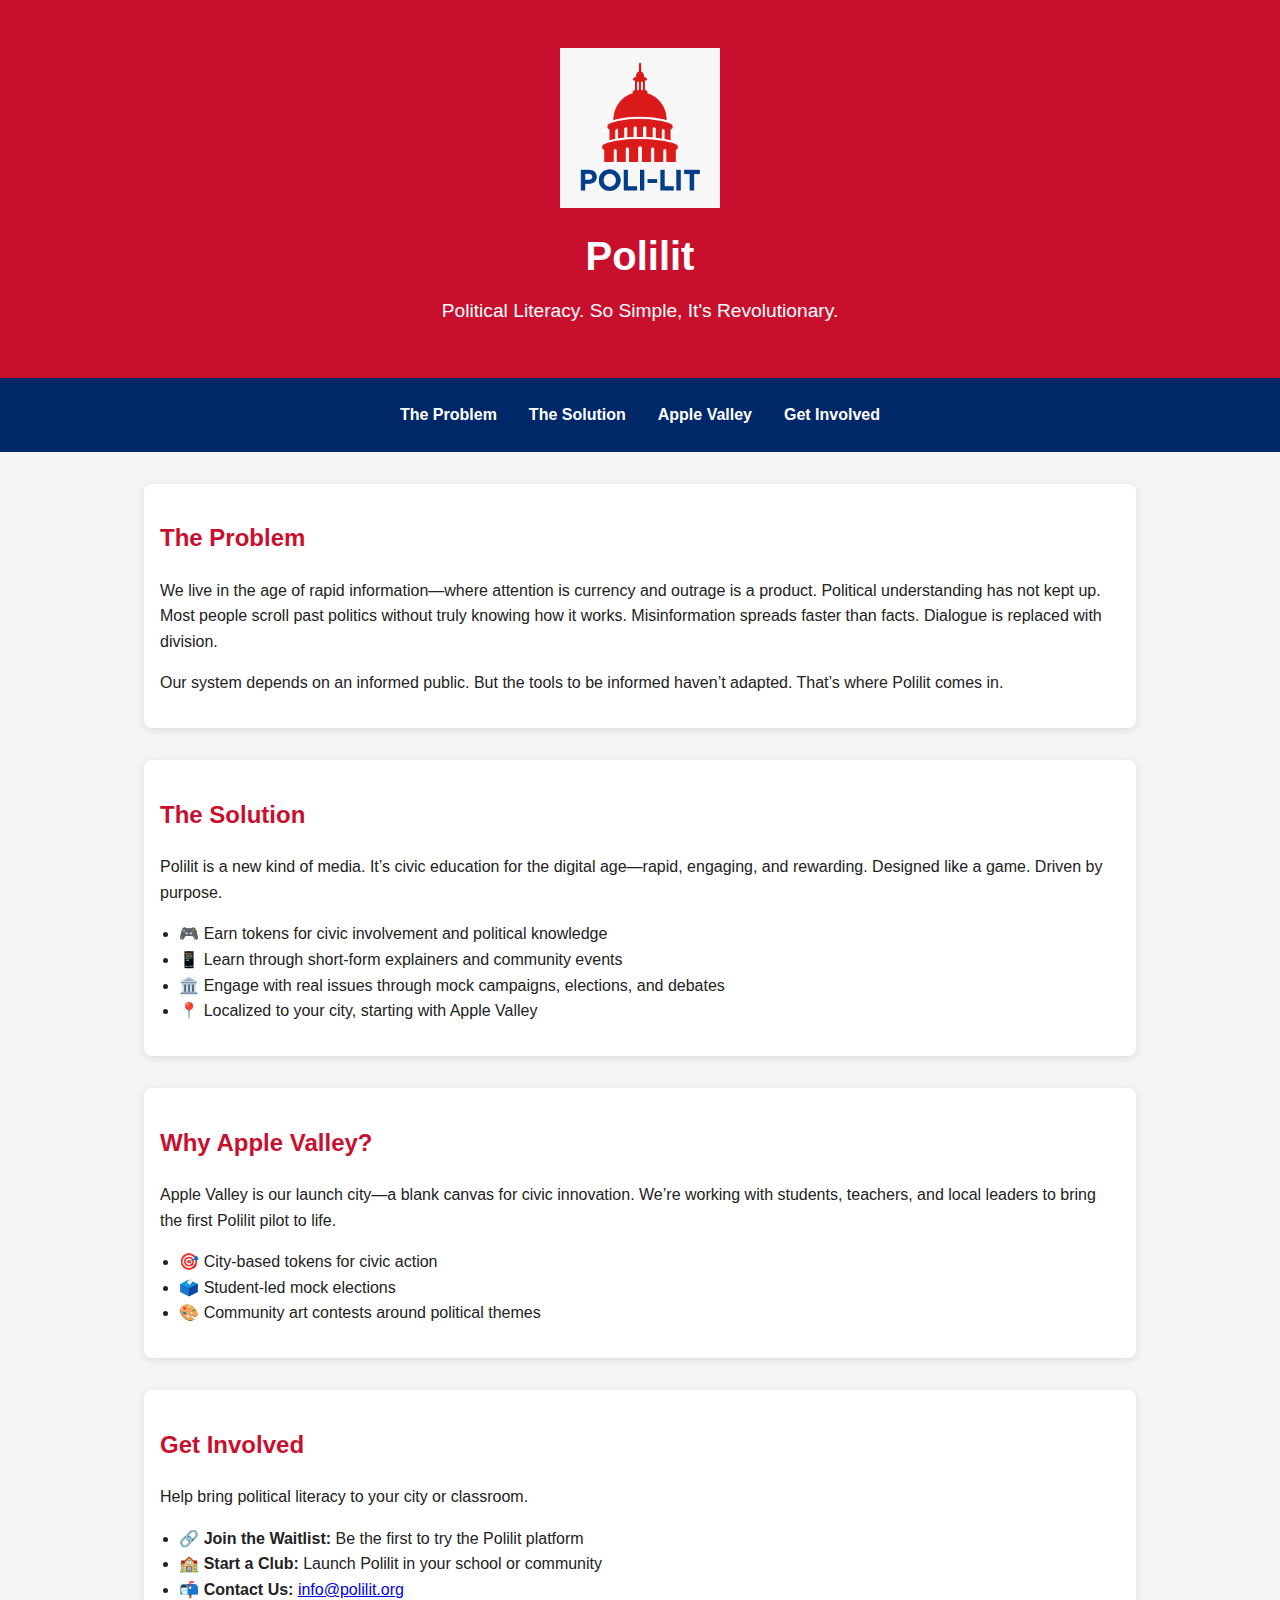
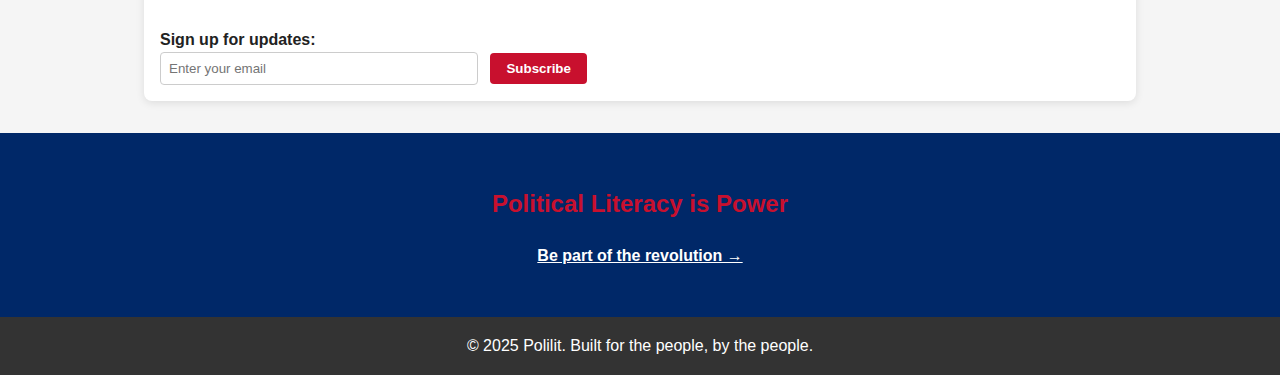
<file: index.html>
<!DOCTYPE html>
<html lang="en">
<head>
  <meta charset="UTF-8" />
  <meta name="viewport" content="width=device-width, initial-scale=1.0" />
  <title>Polilit – Political Literacy for the Future</title>
  <!-- Multi-size favicons -->
  <link rel="icon" href="favicon.ico" type="image/x-icon">
  <link rel="icon" href="favicon-16.png" sizes="16x16" type="image/png">
  <link rel="icon" href="favicon-32.png" sizes="32x32" type="image/png">
  <link rel="icon" href="favicon-48.png" sizes="48x48" type="image/png">
  <link rel="icon" href="favicon-64.png" sizes="64x64" type="image/png">
  <link rel="icon" href="favicon-128.png" sizes="128x128" type="image/png">
  <link rel="icon" href="favicon-256.png" sizes="256x256" type="image/png">
  <style>
    body {
      margin: 0;
      font-family: Arial, sans-serif;
      line-height: 1.6;
      background-color: #f5f5f5;
      color: #222;
    }
    header {
      background-color: #c8102e;
      color: white;
      padding: 2rem;
      text-align: center;
    }
    header h1 {
      margin: 0;
      font-size: 2.5rem;
    }
    header p {
      font-size: 1.2rem;
      margin-top: 0.5rem;
    }
    nav {
      background-color: #002868;
      display: flex;
      justify-content: center;
      padding: 1rem;
      flex-wrap: wrap;
    }
    nav a {
      color: white;
      text-decoration: none;
      margin: 0.5rem 1rem;
      font-weight: bold;
    }
    section {
      max-width: 960px;
      margin: 2rem auto;
      padding: 1rem;
      background-color: white;
      border-radius: 8px;
      box-shadow: 0 2px 8px rgba(0, 0, 0, 0.1);
    }
    h2 {
      color: #c8102e;
    }
    ul {
      padding-left: 1.2rem;
    }
    .cta {
      background-color: #002868;
      color: white;
      padding: 2rem;
      text-align: center;
      margin-top: 2rem;
    }
    .cta a {
      color: white;
      text-decoration: underline;
      font-weight: bold;
    }
    footer {
      text-align: center;
      padding: 1rem;
      background-color: #333;
      color: white;
    }
    form {
      margin-top: 1.5rem;
    }
    input[type="email"] {
      padding: 0.5rem;
      width: 60%;
      max-width: 300px;
      margin-right: 0.5rem;
      border-radius: 4px;
      border: 1px solid #ccc;
    }
    button {
      padding: 0.5rem 1rem;
      border: none;
      background-color: #c8102e;
      color: white;
      font-weight: bold;
      border-radius: 4px;
      cursor: pointer;
    }
    .logo {
      display: block;
      max-width: 160px;
      margin: 1rem auto;
    }
    @media (max-width: 600px) {
      header h1 {
        font-size: 1.8rem;
      }
      nav {
        flex-direction: column;
      }
    }
  </style>
</head>
<body>
  <header>
    <img src="logo.png" alt="Polilit Logo" class="logo">
    <h1>Polilit</h1>
    <p>Political Literacy. So Simple, It's Revolutionary.</p>
  </header>

  <nav>
    <a href="#problem">The Problem</a>
    <a href="#solution">The Solution</a>
    <a href="#applevalley">Apple Valley</a>
    <a href="#getinvolved">Get Involved</a>
  </nav>

  <section id="problem">
    <h2>The Problem</h2>
    <p>
      We live in the age of rapid information—where attention is currency and outrage is a product.
      Political understanding has not kept up. Most people scroll past politics without truly knowing how it works.
      Misinformation spreads faster than facts. Dialogue is replaced with division.
    </p>
    <p>
      Our system depends on an informed public. But the tools to be informed haven’t adapted.
      That’s where Polilit comes in.
    </p>
  </section>

  <section id="solution">
    <h2>The Solution</h2>
    <p>
      Polilit is a new kind of media. It’s civic education for the digital age—rapid, engaging, and rewarding.
      Designed like a game. Driven by purpose.
    </p>
    <ul>
      <li>🎮 Earn tokens for civic involvement and political knowledge</li>
      <li>📱 Learn through short-form explainers and community events</li>
      <li>🏛️ Engage with real issues through mock campaigns, elections, and debates</li>
      <li>📍 Localized to your city, starting with Apple Valley</li>
    </ul>
  </section>

  <section id="applevalley">
    <h2>Why Apple Valley?</h2>
    <p>
      Apple Valley is our launch city—a blank canvas for civic innovation.
      We’re working with students, teachers, and local leaders to bring the first Polilit pilot to life.
    </p>
    <ul>
      <li>🎯 City-based tokens for civic action</li>
      <li>🗳️ Student-led mock elections</li>
      <li>🎨 Community art contests around political themes</li>
    </ul>
  </section>

  <section id="getinvolved">
    <h2>Get Involved</h2>
    <p>Help bring political literacy to your city or classroom.</p>
    <ul>
      <li><strong>🔗 Join the Waitlist:</strong> Be the first to try the Polilit platform</li>
      <li><strong>🏫 Start a Club:</strong> Launch Polilit in your school or community</li>
      <li><strong>📬 Contact Us:</strong> <a href="mailto:info@polilit.org">info@polilit.org</a></li>
    </ul>
    <form>
      <label for="email"><strong>Sign up for updates:</strong></label><br>
      <input type="email" id="email" name="email" placeholder="Enter your email" required>
      <button type="submit">Subscribe</button>
    </form>
  </section>

  <div class="cta">
    <h2>Political Literacy is Power</h2>
    <p><a href="#getinvolved">Be part of the revolution →</a></p>
  </div>

  <footer>
    &copy; 2025 Polilit. Built for the people, by the people.
  </footer>
</body>
</html>
</file>
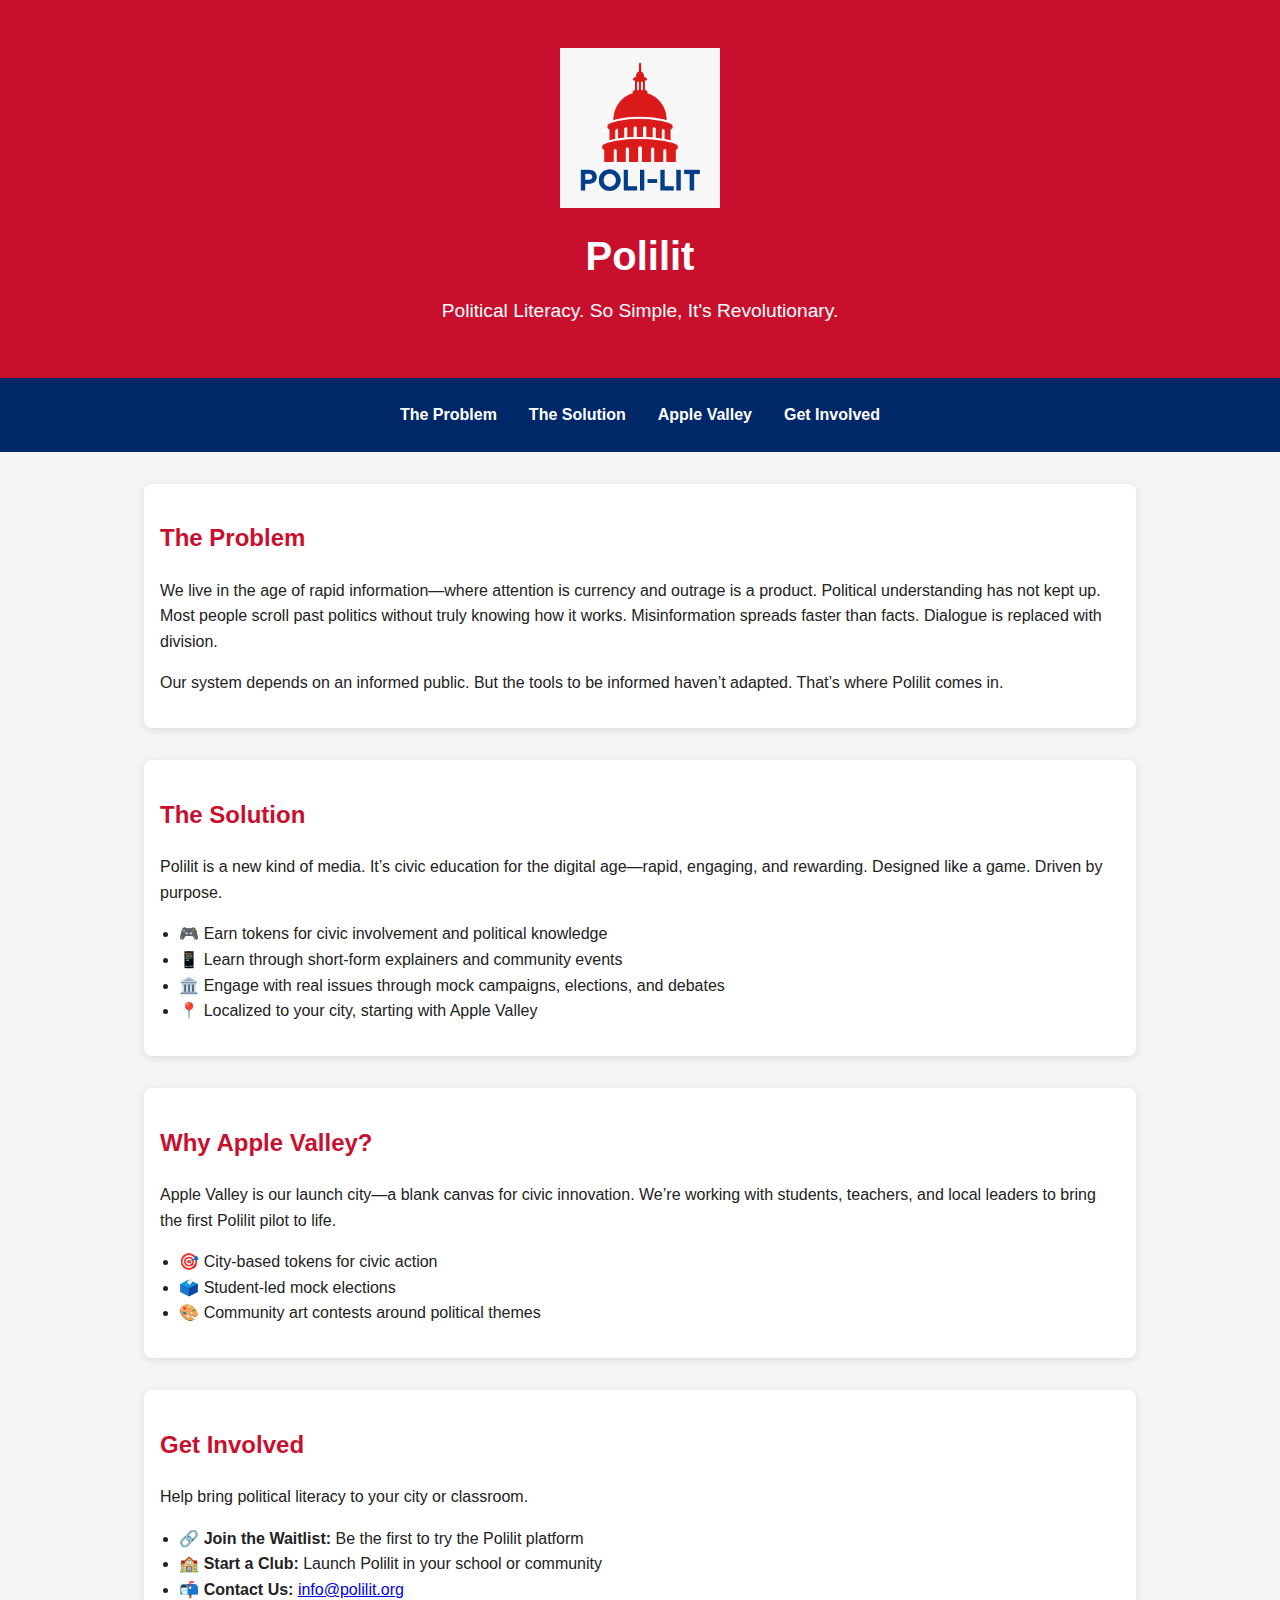
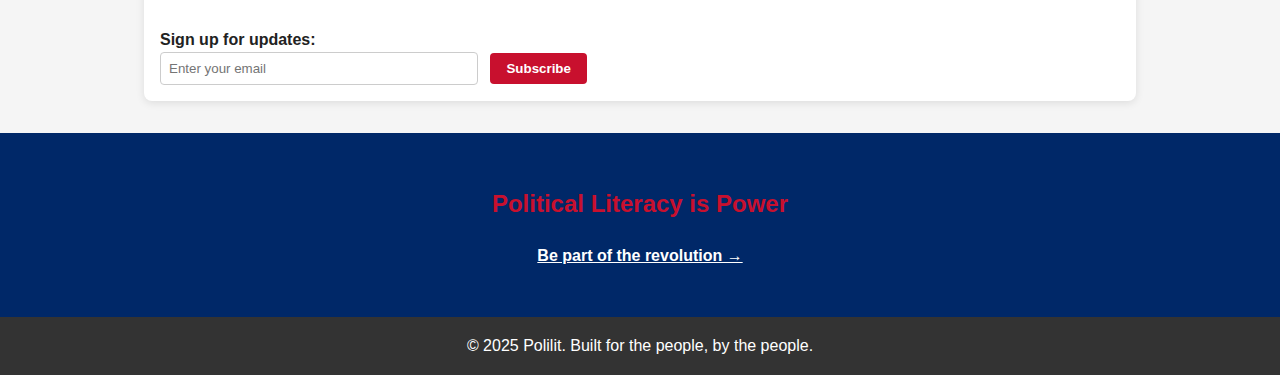
<file: index-2.html>
<!DOCTYPE html>
<html lang="en">
<head>
  <meta charset="UTF-8" />
  <meta name="viewport" content="width=device-width, initial-scale=1.0" />
  <title>Polilit – Political Literacy for the Future</title>
  <style>
    body {
      margin: 0;
      font-family: Arial, sans-serif;
      line-height: 1.6;
      background-color: #f5f5f5;
      color: #222;
    }
    header {
      background-color: #c8102e;
      color: white;
      padding: 2rem;
      text-align: center;
    }
    header h1 {
      margin: 0;
      font-size: 2.5rem;
    }
    header p {
      font-size: 1.2rem;
      margin-top: 0.5rem;
    }
    nav {
      background-color: #002868;
      display: flex;
      justify-content: center;
      padding: 1rem;
      flex-wrap: wrap;
    }
    nav a {
      color: white;
      text-decoration: none;
      margin: 0.5rem 1rem;
      font-weight: bold;
    }
    section {
      max-width: 960px;
      margin: 2rem auto;
      padding: 1rem;
      background-color: white;
      border-radius: 8px;
      box-shadow: 0 2px 8px rgba(0, 0, 0, 0.1);
    }
    h2 {
      color: #c8102e;
    }
    ul {
      padding-left: 1.2rem;
    }
    .cta {
      background-color: #002868;
      color: white;
      padding: 2rem;
      text-align: center;
      margin-top: 2rem;
    }
    .cta a {
      color: white;
      text-decoration: underline;
      font-weight: bold;
    }
    footer {
      text-align: center;
      padding: 1rem;
      background-color: #333;
      color: white;
    }
    form {
      margin-top: 1.5rem;
    }
    input[type="email"] {
      padding: 0.5rem;
      width: 60%;
      max-width: 300px;
      margin-right: 0.5rem;
      border-radius: 4px;
      border: 1px solid #ccc;
    }
    button {
      padding: 0.5rem 1rem;
      border: none;
      background-color: #c8102e;
      color: white;
      font-weight: bold;
      border-radius: 4px;
      cursor: pointer;
    }
    .logo {
      display: block;
      max-width: 160px;
      margin: 1rem auto;
    }
    @media (max-width: 600px) {
      header h1 {
        font-size: 1.8rem;
      }
      nav {
        flex-direction: column;
      }
    }
  </style>
</head>
<body>
  <header>
    <img src="logo.png" alt="Polilit Logo" class="logo">
    <h1>Polilit</h1>
    <p>Political Literacy. So Simple, It's Revolutionary.</p>
  </header>

  <nav>
    <a href="#problem">The Problem</a>
    <a href="#solution">The Solution</a>
    <a href="#applevalley">Apple Valley</a>
    <a href="#getinvolved">Get Involved</a>
  </nav>

  <section id="problem">
    <h2>The Problem</h2>
    <p>
      We live in the age of rapid information—where attention is currency and outrage is a product.
      Political understanding has not kept up. Most people scroll past politics without truly knowing how it works.
      Misinformation spreads faster than facts. Dialogue is replaced with division.
    </p>
    <p>
      Our system depends on an informed public. But the tools to be informed haven’t adapted.
      That’s where Polilit comes in.
    </p>
  </section>

  <section id="solution">
    <h2>The Solution</h2>
    <p>
      Polilit is a new kind of media. It’s civic education for the digital age—rapid, engaging, and rewarding.
      Designed like a game. Driven by purpose.
    </p>
    <ul>
      <li>🎮 Earn tokens for civic involvement and political knowledge</li>
      <li>📱 Learn through short-form explainers and community events</li>
      <li>🏛️ Engage with real issues through mock campaigns, elections, and debates</li>
      <li>📍 Localized to your city, starting with Apple Valley</li>
    </ul>
  </section>

  <section id="applevalley">
    <h2>Why Apple Valley?</h2>
    <p>
      Apple Valley is our launch city—a blank canvas for civic innovation.
      We’re working with students, teachers, and local leaders to bring the first Polilit pilot to life.
    </p>
    <ul>
      <li>🎯 City-based tokens for civic action</li>
      <li>🗳️ Student-led mock elections</li>
      <li>🎨 Community art contests around political themes</li>
    </ul>
  </section>

  <section id="getinvolved">
    <h2>Get Involved</h2>
    <p>Help bring political literacy to your city or classroom.</p>
    <ul>
      <li><strong>🔗 Join the Waitlist:</strong> Be the first to try the Polilit platform</li>
      <li><strong>🏫 Start a Club:</strong> Launch Polilit in your school or community</li>
      <li><strong>📬 Contact Us:</strong> <a href="mailto:info@polilit.org">info@polilit.org</a></li>
    </ul>
    <form>
      <label for="email"><strong>Sign up for updates:</strong></label><br>
      <input type="email" id="email" name="email" placeholder="Enter your email" required>
      <button type="submit">Subscribe</button>
    </form>
  </section>

  <div class="cta">
    <h2>Political Literacy is Power</h2>
    <p><a href="#getinvolved">Be part of the revolution →</a></p>
  </div>

  <footer>
    &copy; 2025 Polilit. Built for the people, by the people.
  </footer>
</body>
</html>
</file>
